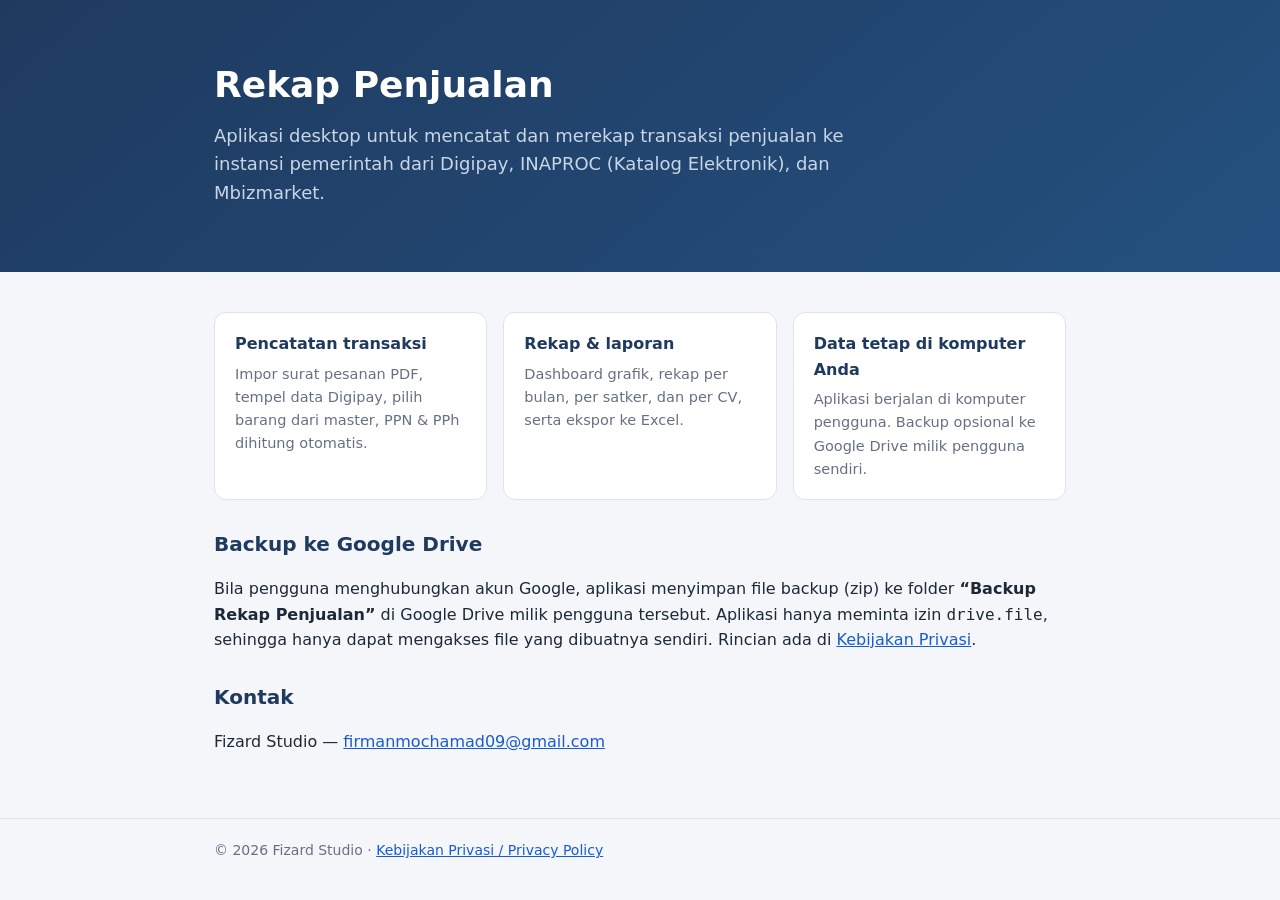
<file: halaman-github/rekap-penjualan/index.html>
<!doctype html>
<html lang="id">
<head>
<meta charset="utf-8">
<meta name="viewport" content="width=device-width,initial-scale=1">
<title>Rekap Penjualan — Fizard Studio</title>
<meta name="description" content="Rekap Penjualan: aplikasi desktop untuk mencatat dan merekap transaksi penjualan ke instansi pemerintah (Digipay, INAPROC, Mbizmarket).">
<style>
:root{--navy:#1f3a5f;--teal:#1f8a7d;--text:#1d2939;--mute:#667085;--bg:#f4f6f9;--line:#dfe3ea}
*{box-sizing:border-box}body{margin:0;font:16px/1.6 "Segoe UI",system-ui,-apple-system,sans-serif;color:var(--text);background:var(--bg)}
header{background:linear-gradient(140deg,#1f3a5f,#24507f);color:#fff;padding:56px 20px 64px}
.wrap{max-width:860px;margin:0 auto;padding:0 4px}
h1{font-size:36px;margin:0 0 8px}header p{color:#c9d6e6;font-size:18px;margin:0;max-width:640px}
main{padding:32px 20px 48px}
.grid{display:grid;grid-template-columns:repeat(auto-fit,minmax(240px,1fr));gap:16px;margin:8px 0 28px}
.card{background:#fff;border:1px solid var(--line);border-radius:12px;padding:18px 20px}
.card h3{margin:0 0 6px;font-size:16px;color:var(--navy)}.card p{margin:0;color:var(--mute);font-size:14.5px}
h2{font-size:20px;color:var(--navy);margin:28px 0 8px}
a{color:#175cd3}footer{border-top:1px solid var(--line);padding:20px;color:var(--mute);font-size:14px}
</style>
</head>
<body>
<header><div class="wrap">
  <h1>Rekap Penjualan</h1>
  <p>Aplikasi desktop untuk mencatat dan merekap transaksi penjualan ke instansi pemerintah dari Digipay, INAPROC (Katalog Elektronik), dan Mbizmarket.</p>
</div></header>
<main><div class="wrap">
  <div class="grid">
    <div class="card"><h3>Pencatatan transaksi</h3><p>Impor surat pesanan PDF, tempel data Digipay, pilih barang dari master, PPN &amp; PPh dihitung otomatis.</p></div>
    <div class="card"><h3>Rekap &amp; laporan</h3><p>Dashboard grafik, rekap per bulan, per satker, dan per CV, serta ekspor ke Excel.</p></div>
    <div class="card"><h3>Data tetap di komputer Anda</h3><p>Aplikasi berjalan di komputer pengguna. Backup opsional ke Google Drive milik pengguna sendiri.</p></div>
  </div>
  <h2>Backup ke Google Drive</h2>
  <p>Bila pengguna menghubungkan akun Google, aplikasi menyimpan file backup (zip) ke folder <b>“Backup Rekap Penjualan”</b> di Google Drive milik pengguna tersebut. Aplikasi hanya meminta izin <code>drive.file</code>, sehingga hanya dapat mengakses file yang dibuatnya sendiri. Rincian ada di <a href="privacy.html">Kebijakan Privasi</a>.</p>
  <h2>Kontak</h2>
  <p>Fizard Studio — <a href="mailto:firmanmochamad09@gmail.com">firmanmochamad09@gmail.com</a></p>
</div></main>
<footer><div class="wrap">© 2026 Fizard Studio · <a href="privacy.html">Kebijakan Privasi / Privacy Policy</a></div></footer>
</body>
</html>
</file>
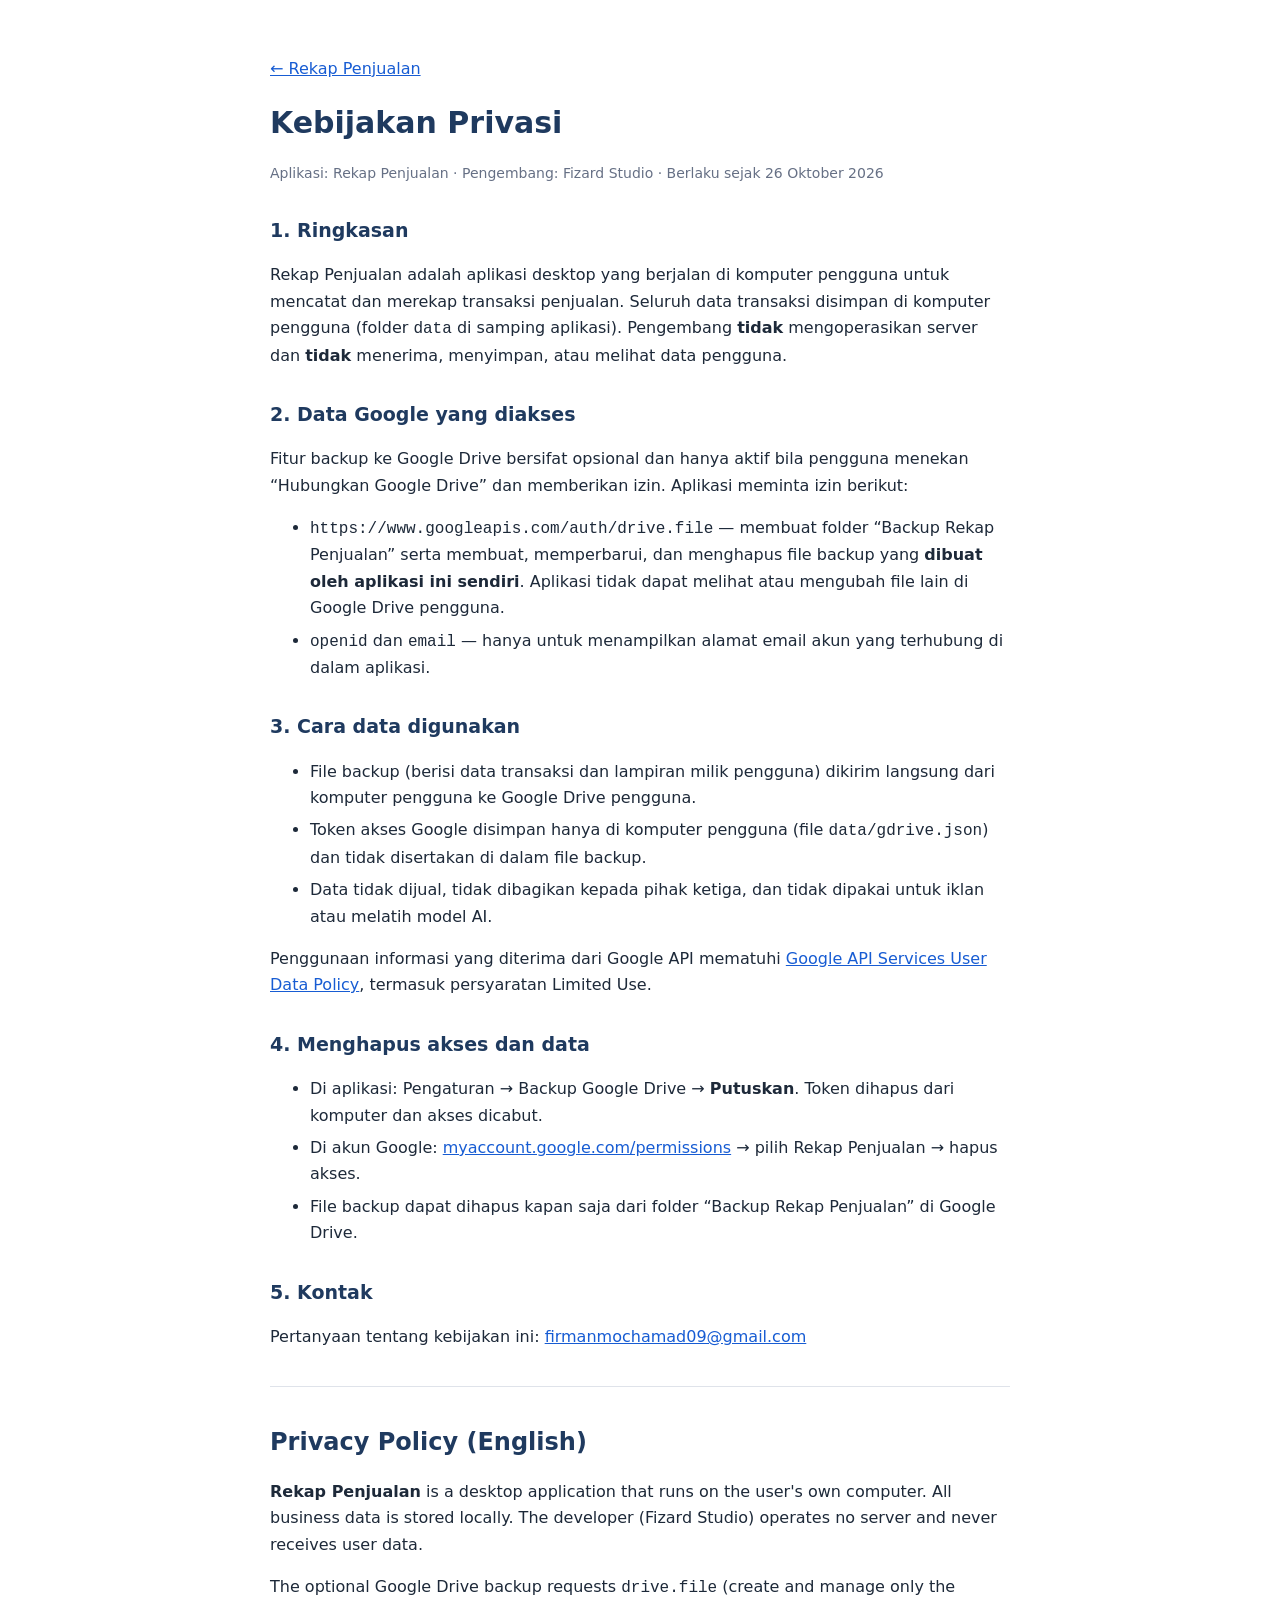
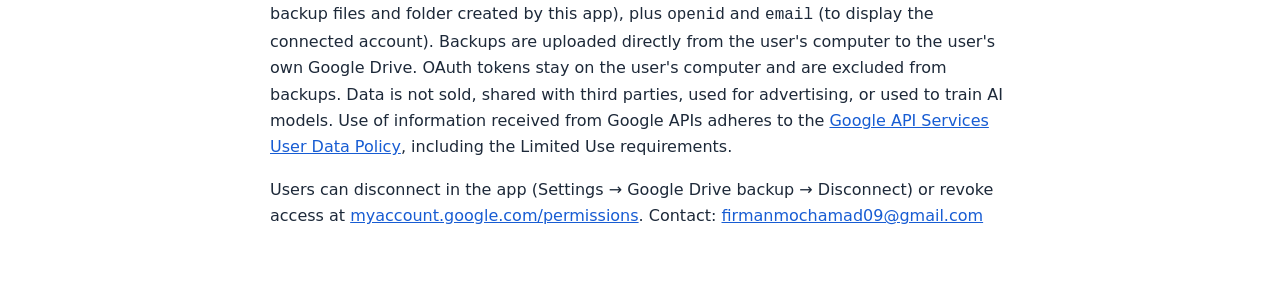
<file: halaman-github/rekap-penjualan/privacy.html>
<!doctype html>
<html lang="id">
<head>
<meta charset="utf-8">
<meta name="viewport" content="width=device-width,initial-scale=1">
<title>Kebijakan Privasi — Rekap Penjualan</title>
<style>
:root{--navy:#1f3a5f;--text:#1d2939;--mute:#667085;--line:#dfe3ea}
*{box-sizing:border-box}body{margin:0;font:16px/1.65 "Segoe UI",system-ui,-apple-system,sans-serif;color:var(--text);background:#fff}
.wrap{max-width:780px;margin:0 auto;padding:40px 20px 56px}
h1{font-size:30px;color:var(--navy);margin:0 0 4px}h2{font-size:19px;color:var(--navy);margin:30px 0 6px}
.mute{color:var(--mute);font-size:14px}a{color:#175cd3}hr{border:0;border-top:1px solid var(--line);margin:36px 0}
li{margin-bottom:6px}
</style>
</head>
<body><div class="wrap">
<p><a href="./">← Rekap Penjualan</a></p>
<h1>Kebijakan Privasi</h1>
<p class="mute">Aplikasi: Rekap Penjualan · Pengembang: Fizard Studio · Berlaku sejak 26 Oktober 2026</p>

<h2>1. Ringkasan</h2>
<p>Rekap Penjualan adalah aplikasi desktop yang berjalan di komputer pengguna untuk mencatat dan merekap transaksi penjualan. Seluruh data transaksi disimpan di komputer pengguna (folder <code>data</code> di samping aplikasi). Pengembang <b>tidak</b> mengoperasikan server dan <b>tidak</b> menerima, menyimpan, atau melihat data pengguna.</p>

<h2>2. Data Google yang diakses</h2>
<p>Fitur backup ke Google Drive bersifat opsional dan hanya aktif bila pengguna menekan “Hubungkan Google Drive” dan memberikan izin. Aplikasi meminta izin berikut:</p>
<ul>
  <li><code>https://www.googleapis.com/auth/drive.file</code> — membuat folder “Backup Rekap Penjualan” serta membuat, memperbarui, dan menghapus file backup yang <b>dibuat oleh aplikasi ini sendiri</b>. Aplikasi tidak dapat melihat atau mengubah file lain di Google Drive pengguna.</li>
  <li><code>openid</code> dan <code>email</code> — hanya untuk menampilkan alamat email akun yang terhubung di dalam aplikasi.</li>
</ul>

<h2>3. Cara data digunakan</h2>
<ul>
  <li>File backup (berisi data transaksi dan lampiran milik pengguna) dikirim langsung dari komputer pengguna ke Google Drive pengguna.</li>
  <li>Token akses Google disimpan hanya di komputer pengguna (file <code>data/gdrive.json</code>) dan tidak disertakan di dalam file backup.</li>
  <li>Data tidak dijual, tidak dibagikan kepada pihak ketiga, dan tidak dipakai untuk iklan atau melatih model AI.</li>
</ul>
<p>Penggunaan informasi yang diterima dari Google API mematuhi <a href="https://developers.google.com/terms/api-services-user-data-policy">Google API Services User Data Policy</a>, termasuk persyaratan Limited Use.</p>

<h2>4. Menghapus akses dan data</h2>
<ul>
  <li>Di aplikasi: Pengaturan → Backup Google Drive → <b>Putuskan</b>. Token dihapus dari komputer dan akses dicabut.</li>
  <li>Di akun Google: <a href="https://myaccount.google.com/permissions">myaccount.google.com/permissions</a> → pilih Rekap Penjualan → hapus akses.</li>
  <li>File backup dapat dihapus kapan saja dari folder “Backup Rekap Penjualan” di Google Drive.</li>
</ul>

<h2>5. Kontak</h2>
<p>Pertanyaan tentang kebijakan ini: <a href="mailto:firmanmochamad09@gmail.com">firmanmochamad09@gmail.com</a></p>

<hr>
<h1 style="font-size:24px">Privacy Policy (English)</h1>
<p><b>Rekap Penjualan</b> is a desktop application that runs on the user's own computer. All business data is stored locally. The developer (Fizard Studio) operates no server and never receives user data.</p>
<p>The optional Google Drive backup requests <code>drive.file</code> (create and manage only the backup files and folder created by this app), plus <code>openid</code> and <code>email</code> (to display the connected account). Backups are uploaded directly from the user's computer to the user's own Google Drive. OAuth tokens stay on the user's computer and are excluded from backups. Data is not sold, shared with third parties, used for advertising, or used to train AI models. Use of information received from Google APIs adheres to the <a href="https://developers.google.com/terms/api-services-user-data-policy">Google API Services User Data Policy</a>, including the Limited Use requirements.</p>
<p>Users can disconnect in the app (Settings → Google Drive backup → Disconnect) or revoke access at <a href="https://myaccount.google.com/permissions">myaccount.google.com/permissions</a>. Contact: <a href="mailto:firmanmochamad09@gmail.com">firmanmochamad09@gmail.com</a></p>
</div></body>
</html>
</file>
